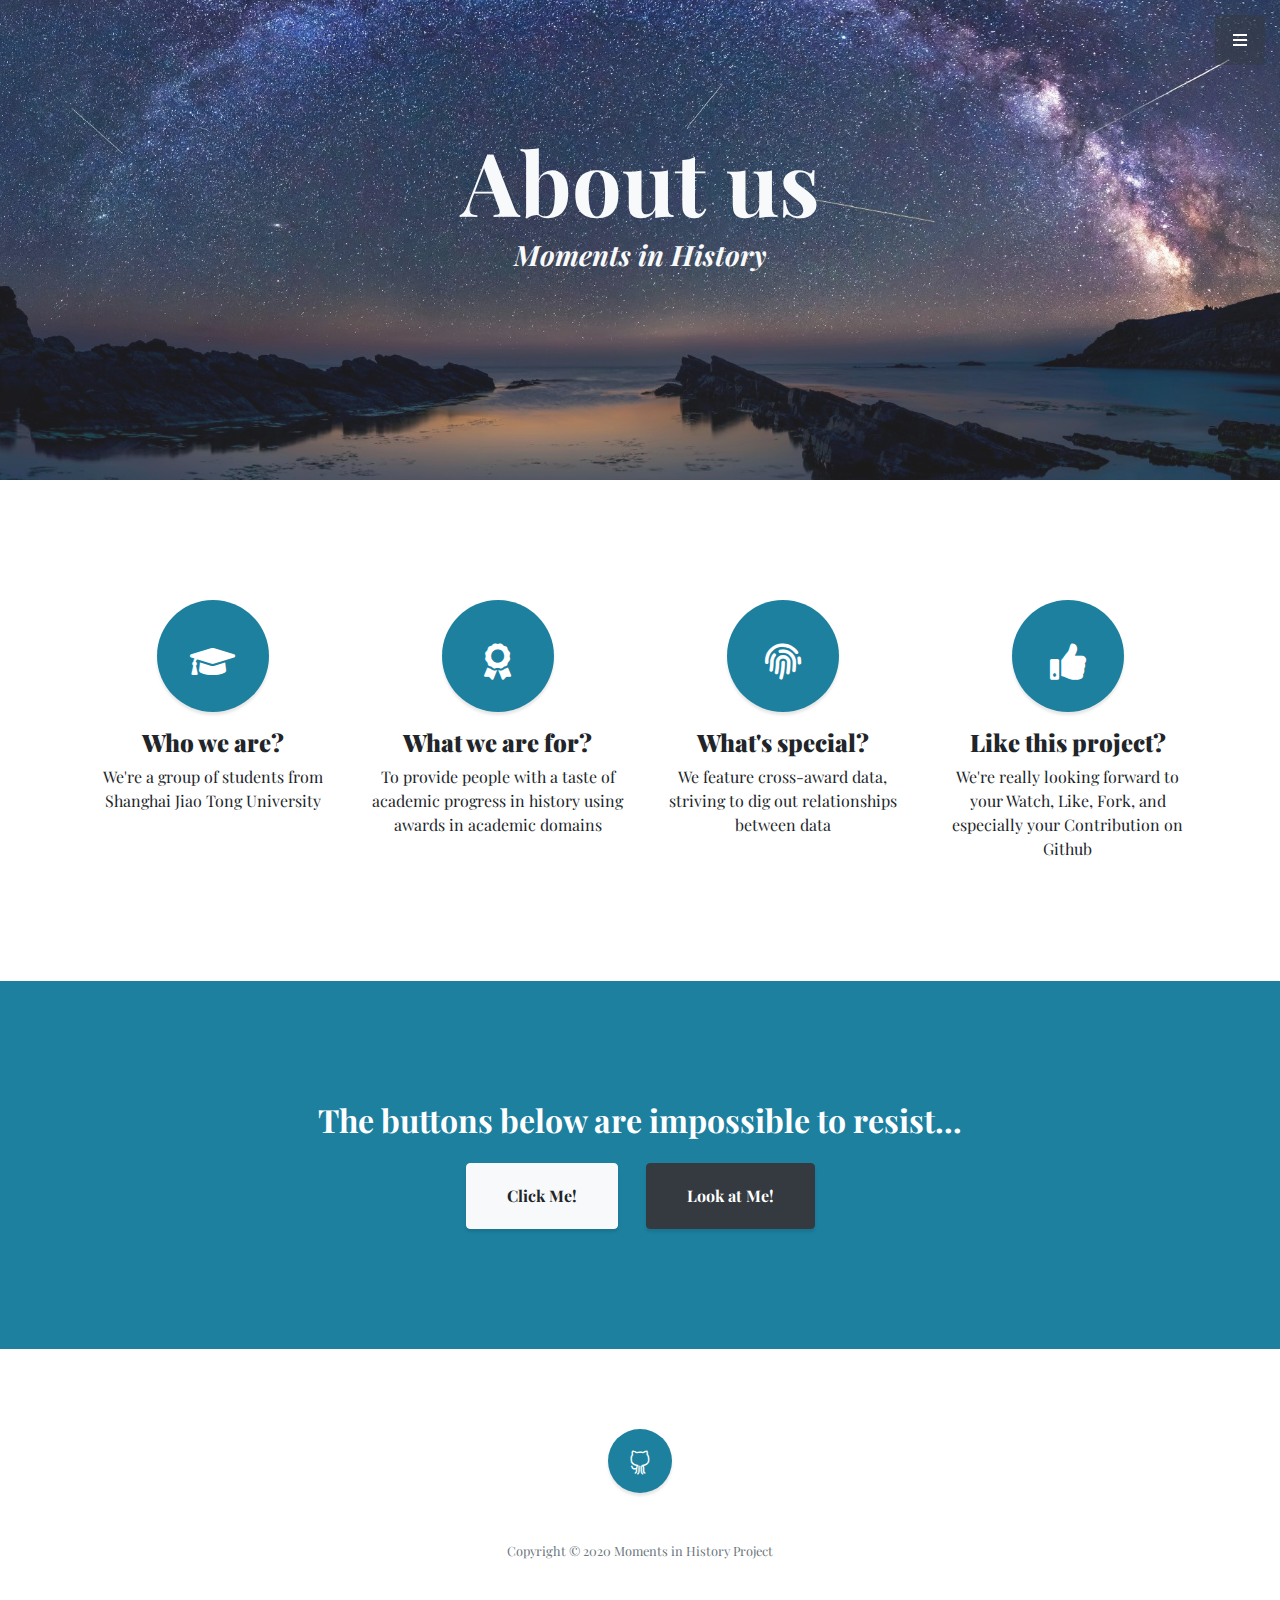
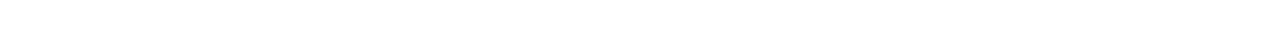
<file: about.html>
<!DOCTYPE html>
<html lang="en">

<head>

  <meta charset="utf-8">
  <meta name="viewport" content="width=device-width, initial-scale=1, shrink-to-fit=no">
  <meta name="description" content="">
  <meta name="author" content="">

  <title>About - Moments in History Project</title>

  <!-- Bootstrap Core CSS -->
  <link href="vendor/bootstrap/css/bootstrap.min.css" rel="stylesheet">

  <!-- Custom Fonts -->
  <link href="vendor/fontawesome-free/css/all.min.css" rel="stylesheet" type="text/css">
  <link
    href="https://fonts.googleapis.com/css2?family=Playfair+Display:ital,wght@0,400;0,500;0,700;1,400;1,500;1,700&display=swap"
    rel="stylesheet" type="text/css">
  <link href="vendor/simple-line-icons/css/simple-line-icons.css" rel="stylesheet">

  <!-- Custom CSS -->
  <link href="css/stylish-portfolio.css" rel="stylesheet">

</head>

<body id="page-top">

  <!-- Navigation -->
  <a class="menu-toggle rounded" href="#">
    <i class="fas fa-bars"></i>
  </a>
  <nav id="sidebar-wrapper">
    <ul class="sidebar-nav">
      <li class="sidebar-nav-item">
        <a class="js-scroll-trigger" href="index.html">Home</a>
      </li>
      <li class="sidebar-nav-item">
        <a class="js-scroll-trigger" href="#page-top">About</a>
      </li>
      <li class="sidebar-nav-item">
        <a class="js-scroll-trigger" href="explore.html">Explore</a>
      </li>
      <li class="sidebar-nav-item">
        <a class="js-scroll-trigger" href="search.html">Search</a>
      </li>
    </ul>
  </nav>

  <!-- Header -->
  <header class="masthead" style="height: 30%">
    <div class="container text-center my-auto">
      <h1 class="mb-1 text-light">About us</h1>
      <h3 class="mb-5 text-light">
        <em>Moments in History</em>
      </h3>
    </div>
    <div class="overlay"></div>
  </header>

  <!-- Main Section -->
  <section class="content-section text-center">
    <div class="container">
      <div class="row">
        <div class="col-lg-3 col-md-6 mb-5 mb-lg-0">
          <span class="service-icon bg-primary rounded-circle mx-auto mb-3">
            <i class="fas fa-graduation-cap text-white"></i>
          </span>
          <h4>
            <strong>Who we are?</strong>
          </h4>
          <p class="mb-0">We're a group of students from Shanghai Jiao Tong University</p>
        </div>
        <div class="col-lg-3 col-md-6 mb-5 mb-lg-0">
          <span class="service-icon bg-primary rounded-circle mx-auto mb-3">
            <i class="fas fa-award text-white"></i>
          </span>
          <h4>
            <strong>What we are for?</strong>
          </h4>
          <p class="mb-0">To provide people with a taste of academic progress in history using awards in academic domains</p>
        </div>
        <div class="col-lg-3 col-md-6 mb-5 mb-md-0">
          <span class="service-icon bg-primary rounded-circle mx-auto mb-3">
            <i class="fas fa-fingerprint text-white"></i>
          </span>
          <h4>
            <strong>What's special?</strong>
          </h4>
          <p class="mb-0">We feature cross-award data, striving to dig out relationships between data</p>
        </div>
        <div class="col-lg-3 col-md-6">
          <span class="service-icon bg-primary rounded-circle mx-auto mb-3">
            <i class="fas fa-thumbs-up text-white"></i>
          </span>
          <h4>
            <strong>Like this project?</strong>
          </h4>
          <p class="mb-0">We're really looking forward to your Watch, Like, Fork, and especially your Contribution on Github</p>
        </div>
      </div>
    </div>
  </section>

  <!-- Call to Action -->
  <section class="content-section bg-primary text-white">
    <div class="container text-center">
      <h2 class="mb-4">The buttons below are impossible to resist...</h2>
      <a href="https://github.com/junqi-xie/Moments-in-History" class="btn btn-xl btn-light mr-4">Click Me!</a>
      <a href="https://junqi-xie.github.io" class="btn btn-xl btn-dark">Look at Me!</a>
    </div>
  </section>

  <!-- Footer -->
  <footer class="footer text-center">
    <div class="container">
      <ul class="list-inline mb-5">
        <li class="list-inline-item">
          <a class="social-link rounded-circle text-white" href="https://github.com/junqi-xie/Moments-in-History">
            <i class="icon-social-github"></i>
          </a>
        </li>
      </ul>
      <p class="text-muted small mb-0">Copyright &copy; 2020 Moments in History Project</p>
    </div>
  </footer>

  <!-- Scroll to Top Button-->
  <a class="scroll-to-top rounded js-scroll-trigger" href="#page-top">
    <i class="fas fa-angle-up"></i>
  </a>

  <!-- Bootstrap core JavaScript -->
  <script src="vendor/jquery/jquery.min.js"></script>
  <script src="vendor/bootstrap/js/bootstrap.bundle.min.js"></script>

  <!-- Plugin JavaScript -->
  <script src="vendor/jquery-easing/jquery.easing.min.js"></script>

  <!-- Custom scripts for this template -->
  <script src="js/stylish-portfolio.js"></script>

</body>

</html>
</file>
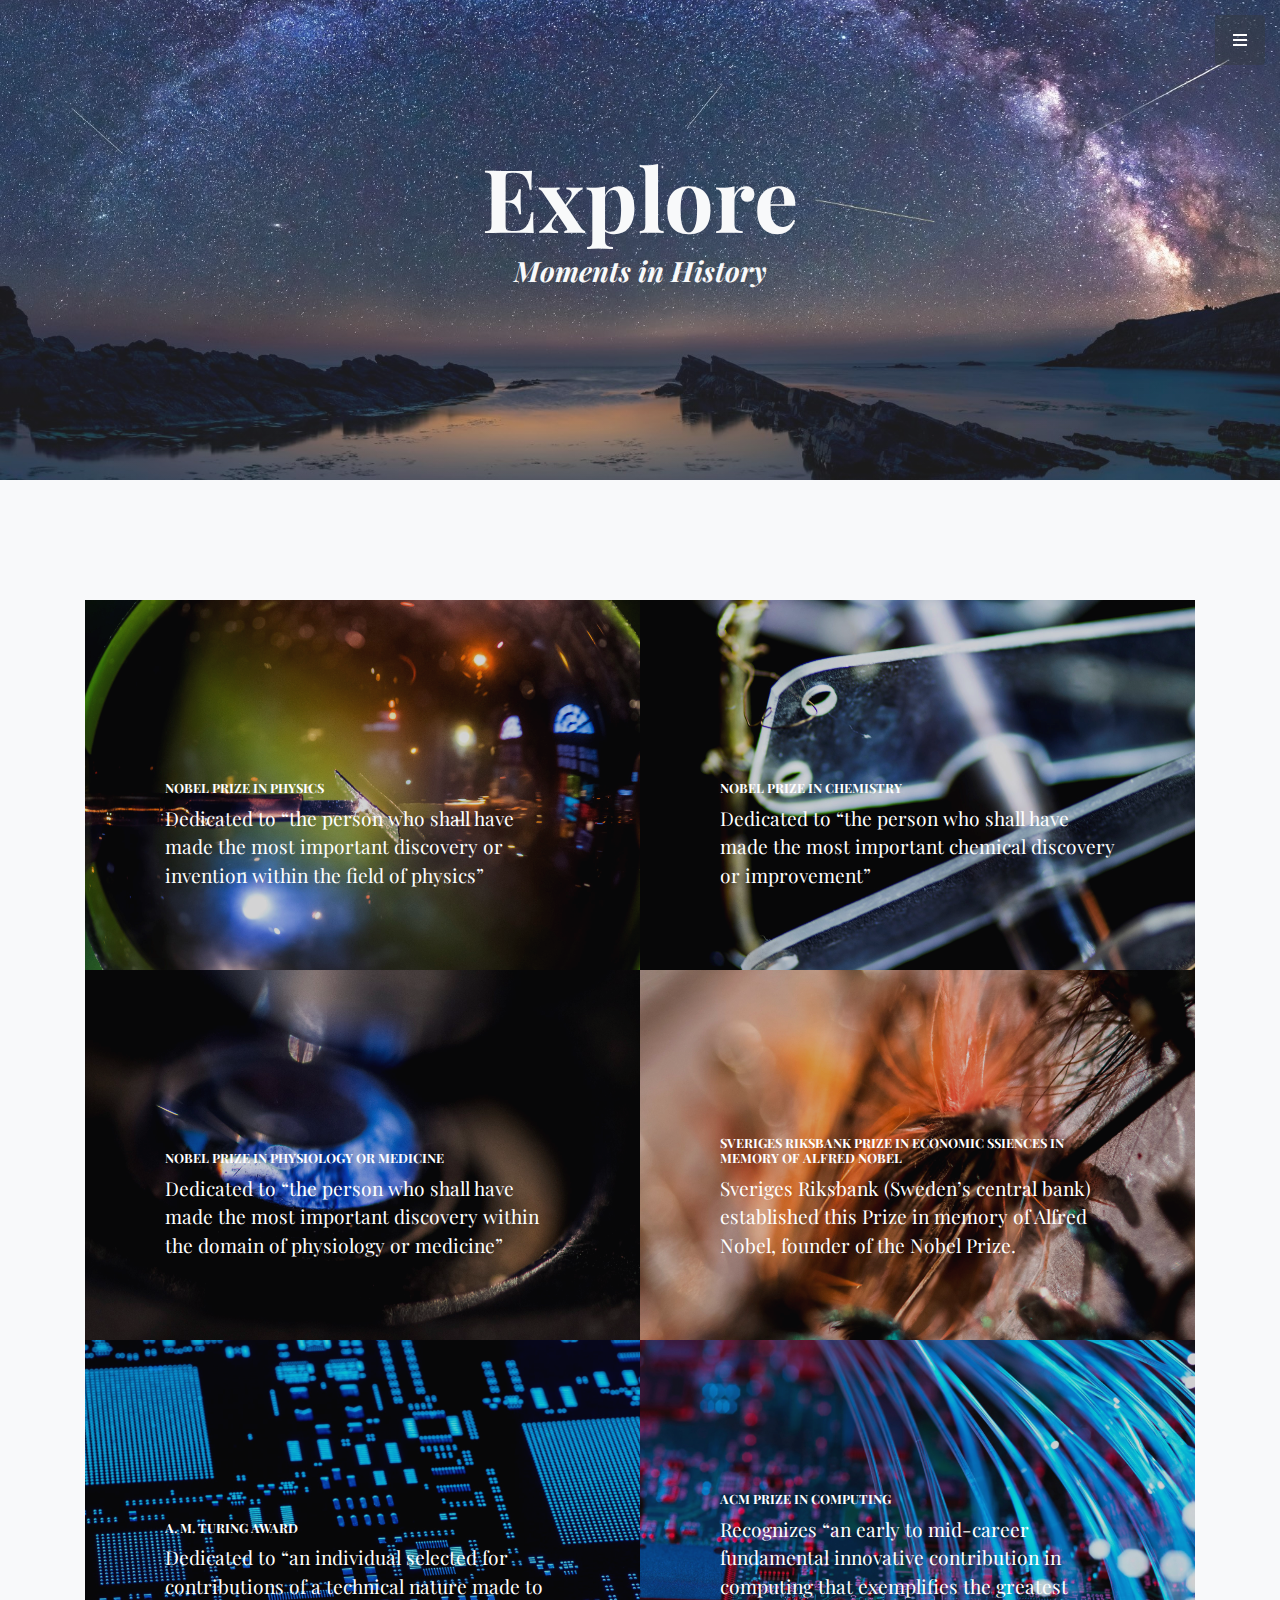
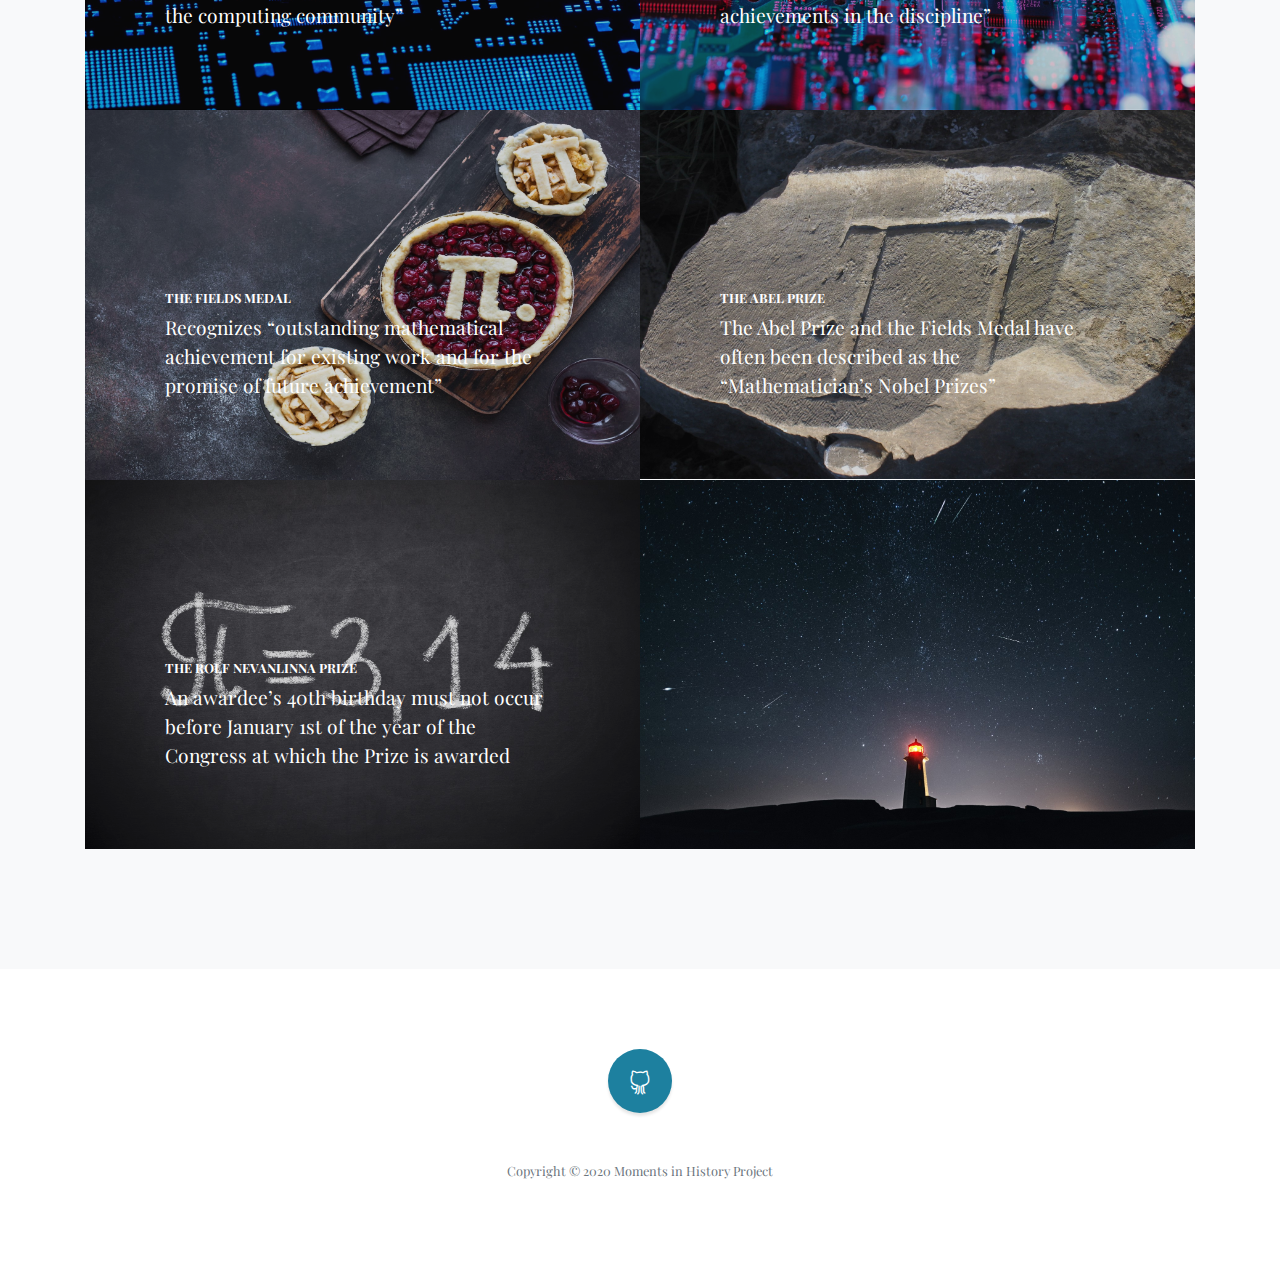
<file: explore.html>
<!DOCTYPE html>
<html lang="en">

<head>

  <meta charset="utf-8">
  <meta name="viewport" content="width=device-width, initial-scale=1, shrink-to-fit=no">
  <meta name="description" content="">
  <meta name="author" content="">

  <title>Explore - Moments in History Project</title>

  <!-- Bootstrap Core CSS -->
  <link href="vendor/bootstrap/css/bootstrap.min.css" rel="stylesheet">

  <!-- Custom Fonts -->
  <link href="vendor/fontawesome-free/css/all.min.css" rel="stylesheet" type="text/css">
  <link
    href="https://fonts.googleapis.com/css2?family=Playfair+Display:ital,wght@0,400;0,500;0,700;1,400;1,500;1,700&display=swap"
    rel="stylesheet" type="text/css">
  <link href="vendor/simple-line-icons/css/simple-line-icons.css" rel="stylesheet">

  <!-- Custom CSS -->
  <link href="css/stylish-portfolio.css" rel="stylesheet">

</head>

<body id="page-top">

  <!-- Navigation -->
  <a class="menu-toggle rounded" href="#">
    <i class="fas fa-bars"></i>
  </a>
  <nav id="sidebar-wrapper">
    <ul class="sidebar-nav">
      <li class="sidebar-nav-item">
        <a class="js-scroll-trigger" href="index.html">Home</a>
      </li>
      <li class="sidebar-nav-item">
        <a class="js-scroll-trigger" href="about.html">About</a>
      </li>
      <li class="sidebar-nav-item">
        <a class="js-scroll-trigger" href="#page-top">Explore</a>
      </li>
      <li class="sidebar-nav-item">
        <a class="js-scroll-trigger" href="search.html">Search</a>
      </li>
    </ul>
  </nav>

  <!-- Header -->
  <header class="masthead d-flex" style="height: 30%">
    <div class="container text-center my-auto">
      <h1 class="mb-1 text-light">Explore</h1>
      <h3 class="mb-5 text-light">
        <em>Moments in History</em>
      </h3>
    </div>
    <div class="overlay"></div>
  </header>

  <!-- Main Section -->
  <section class="content-section bg-light">
    <div class="container">
      <div class="row no-gutters">
        <div class="col-lg-6">
          <a class="portfolio-item" href="explore.php/physics">
            <span class="caption">
              <span class="caption-content">
                <h2>Nobel Prize in Physics</h2>
                <p class="mb-0">Dedicated to “the person who shall have made the most important discovery or invention
                  within the field of physics”</p>
              </span>
            </span>
            <img class="img-fluid" src="img/physics.jpg" alt="">
          </a>
        </div>
        <div class="col-lg-6">
          <a class="portfolio-item" href="explore.php/chemistry">
            <span class="caption">
              <span class="caption-content">
                <h2>Nobel Prize in Chemistry</h2>
                <p class="mb-0">Dedicated to “the person who shall have made the most important chemical discovery or
                  improvement”</p>
              </span>
            </span>
            <img class="img-fluid" src="img/chemistry.jpg" alt="">
          </a>
        </div>
        <div class="col-lg-6">
          <a class="portfolio-item" href="explore.php/medicine">
            <span class="caption">
              <span class="caption-content">
                <h2>Nobel Prize in Physiology or Medicine</h2>
                <p class="mb-0">Dedicated to “the person who shall have made the most important discovery
                   within the domain of physiology or medicine”</p>
              </span>
            </span>
            <img class="img-fluid" src="img/medicine.jpg" alt="">
          </a>
        </div>
        <div class="col-lg-6">
          <a class="portfolio-item" href="explore.php/economic_sciences">
            <span class="caption">
              <span class="caption-content">
                <h2>Sveriges Riksbank Prize in Economic Ssiences in Memory of Alfred Nobel</h2>
                <p class="mb-0">Sveriges Riksbank (Sweden’s central bank) established this Prize in memory of
                   Alfred Nobel, founder of the Nobel Prize.</p>
              </span>
            </span>
            <img class="img-fluid" src="img/economic_sciences.jpg" alt="">
          </a>
        </div>
        <div class="col-lg-6">
          <a class="portfolio-item" href="explore.php/computer_science_turing">
            <span class="caption">
              <span class="caption-content">
                <h2>A. M. Turing Award</h2>
                <p class="mb-0">Dedicated to “an individual selected for contributions of a technical nature
                  made to the computing community”</p>
              </span>
            </span>
            <img class="img-fluid" src="img/computer_science_turing.jpg" alt="">
          </a>
        </div>
        <div class="col-lg-6">
          <a class="portfolio-item" href="explore.php/computer_science_acm">
            <span class="caption">
              <span class="caption-content">
                <h2>ACM Prize in Computing</h2>
                <p class="mb-0">Recognizes “an early to mid-career fundamental innovative contribution in computing
                  that exemplifies the greatest achievements in the discipline”</p>
              </span>
            </span>
            <img class="img-fluid" src="img/computer_science_acm.jpg" alt="">
          </a>
        </div>
        <div class="col-lg-6">
          <a class="portfolio-item" href="explore.php/mathematics_fields">
            <span class="caption">
              <span class="caption-content">
                <h2>The Fields Medal</h2>
                <p class="mb-0">Recognizes “outstanding mathematical achievement for existing work and for
                  the promise of future achievement”</p>
              </span>
            </span>
            <img class="img-fluid" src="img/mathematics_fields.jpg" alt="">
          </a>
        </div>
        <div class="col-lg-6">
          <a class="portfolio-item" href="explore.php/mathematics_abel">
            <span class="caption">
              <span class="caption-content">
                <h2>The Abel Prize</h2>
                <p class="mb-0">The Abel Prize and the Fields Medal have often been described as the
                  “Mathematician’s Nobel Prizes”</p>
              </span>
            </span>
            <img class="img-fluid" src="img/mathematics_abel.jpg" alt="">
          </a>
        </div>
        <div class="col-lg-6">
          <a class="portfolio-item" href="explore.php/mathematics_nevanlinna">
            <span class="caption">
              <span class="caption-content">
                <h2>The Rolf Nevanlinna Prize</h2>
                <p class="mb-0">An awardee’s 40th birthday must not occur before January 1st of the year
                  of the Congress at which the Prize is awarded</p>
              </span>
            </span>
            <img class="img-fluid" src="img/mathematics_nevanlinna.jpg" alt="">
          </a>
        </div>
        <div class="col-lg-6">
          <a class="portfolio-item">
            <img class="img-fluid" src="img/portfolio-default.jpg" alt="">
          </a>
        </div>
      </div>
    </div>
  </section>

  <!-- Footer -->
  <footer class="footer text-center">
    <div class="container">
      <ul class="list-inline mb-5">
        <li class="list-inline-item">
          <a class="social-link rounded-circle text-white" href="https://github.com/junqi-xie/Moments-in-History">
            <i class="icon-social-github"></i>
          </a>
        </li>
      </ul>
      <p class="text-muted small mb-0">Copyright &copy; 2020 Moments in History Project</p>
    </div>
  </footer>

  <!-- Scroll to Top Button-->
  <a class="scroll-to-top rounded js-scroll-trigger" href="#page-top">
    <i class="fas fa-angle-up"></i>
  </a>

  <!-- Bootstrap core JavaScript -->
  <script src="vendor/jquery/jquery.min.js"></script>
  <script src="vendor/bootstrap/js/bootstrap.bundle.min.js"></script>

  <!-- Plugin JavaScript -->
  <script src="vendor/jquery-easing/jquery.easing.min.js"></script>

  <!-- Custom scripts for this template -->
  <script src="js/stylish-portfolio.js"></script>

</body>

</html>
</file>
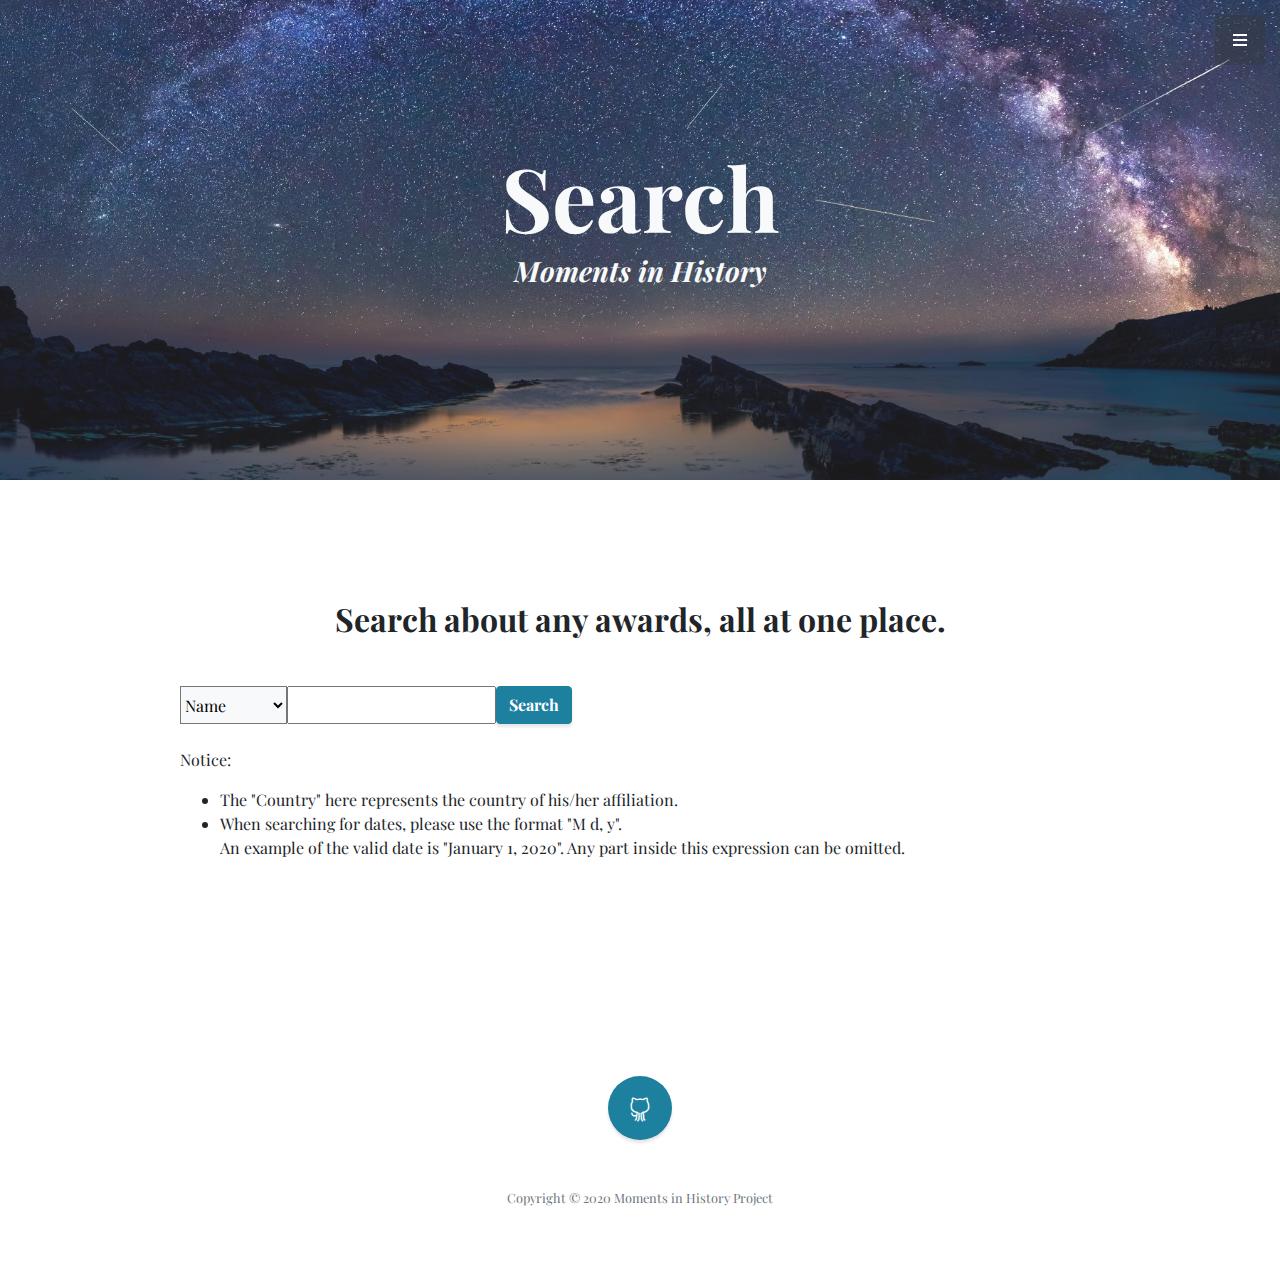
<file: search.html>
<!DOCTYPE html>
<html lang="en">

<head>

  <meta charset="utf-8">
  <meta name="viewport" content="width=device-width, initial-scale=1, shrink-to-fit=no">
  <meta name="description" content="">
  <meta name="author" content="">

  <title>Search - Moments in History Project</title>

  <!-- Bootstrap Core CSS -->
  <link href="vendor/bootstrap/css/bootstrap.min.css" rel="stylesheet">

  <!-- Custom Fonts -->
  <link href="vendor/fontawesome-free/css/all.min.css" rel="stylesheet" type="text/css">
  <link
    href="https://fonts.googleapis.com/css2?family=Playfair+Display:ital,wght@0,400;0,500;0,700;1,400;1,500;1,700&display=swap"
    rel="stylesheet" type="text/css">
  <link href="vendor/simple-line-icons/css/simple-line-icons.css" rel="stylesheet">

  <!-- Custom CSS -->
  <link href="css/stylish-portfolio.css" rel="stylesheet">

</head>

<body id="page-top">

  <!-- Navigation -->
  <a class="menu-toggle rounded" href="#">
    <i class="fas fa-bars"></i>
  </a>
  <nav id="sidebar-wrapper">
    <ul class="sidebar-nav">
      <li class="sidebar-nav-item">
        <a class="js-scroll-trigger" href="index.html">Home</a>
      </li>
      <li class="sidebar-nav-item">
        <a class="js-scroll-trigger" href="about.html">About</a>
      </li>
      <li class="sidebar-nav-item">
        <a class="js-scroll-trigger" href="explore.html">Explore</a>
      </li>
      <li class="sidebar-nav-item">
        <a class="js-scroll-trigger" href="#page-top">Search</a>
      </li>
    </ul>
  </nav>

  <!-- Header -->
  <header class="masthead d-flex" style="height: 30%">
    <div class="container text-center my-auto">
      <h1 class="mb-1 text-light">Search</h1>
      <h3 class="mb-5 text-light">
        <em>Moments in History</em>
      </h3>
    </div>
    <div class="overlay"></div>
  </header>

  <!-- Main Section -->
  <section class="content-section bg-white">
    <div class="container">
      <div class="row">
        <div class="col-lg-10 mx-auto text-center">
          <h2 class="mb-5">Search about any awards, all at one place.</h2>
        </div>
        <span class="col-lg-10 mx-auto input-group mb-4">
          <select class="selectpicker bg-light">
            <option value="name">Name</option>
            <option value="year">Year</option>
            <option value="country">Country</option>
            <option value="birth_date">Birth Date</option>
            <option value="birth_place">Birth Place</option>
            <option value="death_date">Death Date</option>
            <option value="death_place">Death Place</option>
            <option value="affiliation">Affiliation</option>
            <option value="motivation">Motivation</option>
          </select>
          <input type="text">
          <button class="btn btn-primary" type="button">Search</button>
        </span>
        <div class="col-lg-10 mx-auto">
          <p>Notice: </p>
          <ul>
            <li>The "Country" here represents the country of his/her affiliation.</li>
            <li>
              When searching for dates, please use the format "M d, y".
              <br>An example of the valid date is "January 1, 2020". Any part inside this expression can be omitted.
            </li>
          </ul>
        </div>
      </div>
    </div>
  </section>

  <!-- Result Display -->
  <section class="content-section bg-light" id="result_display">
    <div class="container">
      <div class="col-lg-10 mx-auto" id="result"></div>
    </div>
  </section>

  <!-- Footer -->
  <footer class="footer text-center">
    <div class="container">
      <ul class="list-inline mb-5">
        <li class="list-inline-item">
          <a class="social-link rounded-circle text-white" href="https://github.com/junqi-xie/Moments-in-History">
            <i class="icon-social-github"></i>
          </a>
        </li>
      </ul>
      <p class="text-muted small mb-0">Copyright &copy; 2020 Moments in History Project</p>
    </div>
  </footer>

  <!-- Scroll to Top Button-->
  <a class="scroll-to-top rounded js-scroll-trigger" href="#page-top">
    <i class="fas fa-angle-up"></i>
  </a>

  <!-- Bootstrap core JavaScript -->
  <script src="vendor/jquery/jquery.min.js"></script>
  <script src="vendor/bootstrap/js/bootstrap.bundle.min.js"></script>

  <!-- Plugin JavaScript -->
  <script src="vendor/jquery-easing/jquery.easing.min.js"></script>

  <!-- Custom scripts for this template -->
  <script src="js/stylish-portfolio.js"></script>

  <!-- Search Script -->
  <script>
    function get_subject(award) {
      subjects = {
        'The Nobel Prize in Physics': 'physics',
        'The Nobel Prize in Chemistry': 'chemistry',
        'The Nobel Prize in Physiology or Medicine': 'medicine',
        'The Sveriges Riksbank Prize in Economic Sciences in Memory of Alfred Nobel': 'economic_sciences',
        'The ACM A.M. Turing Award': 'computer_science_turing',
        'The ACM Prize in Computing': 'computer_science_acm',
        'The Fields Medal': 'mathematics_fields',
        'The Abel Prize': 'mathematics_abel',
        'The Rolf Nevanlinna Prize': 'mathematics_nevanlinna'
      }
      return subjects[award]
    }
    function get_label(domain) {
      label = {
        "country": "Country: ",
        "birth_date": "Birth Date: ",
        "birth_place": "Birth Place: ",
        "death_date": "Death Date: ",
        "death_place": "Death Place: ",
        "affiliation": "Affiliation: ",
        "motivation": "Motivation: "
      }
      return label[domain]
    }
    $(document).ready(function() {
      $("#result_display").hide()
      $("button").click(function () {
        $.post("search.php", {
          domain: $("select").val(),
          keywords: $("input").val()
        },
        function (data) {
          domain = $("select").val()
          $("#result_display").show()
          $("#result").html('')
          data = data.hits
          if (data.total.value == 0)
            $("#result").append('<h5>Sorry, we can\'t find any results related with ' + $("input").val() + ' in this domain.</h5>')
          else {
            data = data.hits
            for (entry of data) {
              elem = entry._source
              if (domain == "year")
                elem.year = '<em>' + elem.year + '</em>'
              $("#result").append('<h5><a href="facts.php/' + get_subject(elem.award) + '/' + elem.name
                + '">' + elem.name + '</a></h5>')
              $("#result").append('<p>Winner of ' + elem.award + ' ' + elem.year + '.</p>')
              if (domain != "name" && domain != "year")
                $("#result").append('<p>' + get_label(domain) + eval("entry.highlight." + domain + '[0]') + '</p>')
            }
          }
        }, "json")
      })
    })
  </script>

</body>

</html>
</file>
<file: vendor/simple-line-icons/css/simple-line-icons.css>
@font-face {
  font-family: 'simple-line-icons';
  src: url('../fonts/Simple-Line-Icons.eot?v=2.4.0');
  src: url('../fonts/Simple-Line-Icons.eot?v=2.4.0#iefix') format('embedded-opentype'), url('../fonts/Simple-Line-Icons.woff2?v=2.4.0') format('woff2'), url('../fonts/Simple-Line-Icons.ttf?v=2.4.0') format('truetype'), url('../fonts/Simple-Line-Icons.woff?v=2.4.0') format('woff'), url('../fonts/Simple-Line-Icons.svg?v=2.4.0#simple-line-icons') format('svg');
  font-weight: normal;
  font-style: normal;
}
/*
 Use the following CSS code if you want to have a class per icon.
 Instead of a list of all class selectors, you can use the generic [class*="icon-"] selector, but it's slower:
*/
.icon-user,
.icon-people,
.icon-user-female,
.icon-user-follow,
.icon-user-following,
.icon-user-unfollow,
.icon-login,
.icon-logout,
.icon-emotsmile,
.icon-phone,
.icon-call-end,
.icon-call-in,
.icon-call-out,
.icon-map,
.icon-location-pin,
.icon-direction,
.icon-directions,
.icon-compass,
.icon-layers,
.icon-menu,
.icon-list,
.icon-options-vertical,
.icon-options,
.icon-arrow-down,
.icon-arrow-left,
.icon-arrow-right,
.icon-arrow-up,
.icon-arrow-up-circle,
.icon-arrow-left-circle,
.icon-arrow-right-circle,
.icon-arrow-down-circle,
.icon-check,
.icon-clock,
.icon-plus,
.icon-minus,
.icon-close,
.icon-event,
.icon-exclamation,
.icon-organization,
.icon-trophy,
.icon-screen-smartphone,
.icon-screen-desktop,
.icon-plane,
.icon-notebook,
.icon-mustache,
.icon-mouse,
.icon-magnet,
.icon-energy,
.icon-disc,
.icon-cursor,
.icon-cursor-move,
.icon-crop,
.icon-chemistry,
.icon-speedometer,
.icon-shield,
.icon-screen-tablet,
.icon-magic-wand,
.icon-hourglass,
.icon-graduation,
.icon-ghost,
.icon-game-controller,
.icon-fire,
.icon-eyeglass,
.icon-envelope-open,
.icon-envelope-letter,
.icon-bell,
.icon-badge,
.icon-anchor,
.icon-wallet,
.icon-vector,
.icon-speech,
.icon-puzzle,
.icon-printer,
.icon-present,
.icon-playlist,
.icon-pin,
.icon-picture,
.icon-handbag,
.icon-globe-alt,
.icon-globe,
.icon-folder-alt,
.icon-folder,
.icon-film,
.icon-feed,
.icon-drop,
.icon-drawer,
.icon-docs,
.icon-doc,
.icon-diamond,
.icon-cup,
.icon-calculator,
.icon-bubbles,
.icon-briefcase,
.icon-book-open,
.icon-basket-loaded,
.icon-basket,
.icon-bag,
.icon-action-undo,
.icon-action-redo,
.icon-wrench,
.icon-umbrella,
.icon-trash,
.icon-tag,
.icon-support,
.icon-frame,
.icon-size-fullscreen,
.icon-size-actual,
.icon-shuffle,
.icon-share-alt,
.icon-share,
.icon-rocket,
.icon-question,
.icon-pie-chart,
.icon-pencil,
.icon-note,
.icon-loop,
.icon-home,
.icon-grid,
.icon-graph,
.icon-microphone,
.icon-music-tone-alt,
.icon-music-tone,
.icon-earphones-alt,
.icon-earphones,
.icon-equalizer,
.icon-like,
.icon-dislike,
.icon-control-start,
.icon-control-rewind,
.icon-control-play,
.icon-control-pause,
.icon-control-forward,
.icon-control-end,
.icon-volume-1,
.icon-volume-2,
.icon-volume-off,
.icon-calendar,
.icon-bulb,
.icon-chart,
.icon-ban,
.icon-bubble,
.icon-camrecorder,
.icon-camera,
.icon-cloud-download,
.icon-cloud-upload,
.icon-envelope,
.icon-eye,
.icon-flag,
.icon-heart,
.icon-info,
.icon-key,
.icon-link,
.icon-lock,
.icon-lock-open,
.icon-magnifier,
.icon-magnifier-add,
.icon-magnifier-remove,
.icon-paper-clip,
.icon-paper-plane,
.icon-power,
.icon-refresh,
.icon-reload,
.icon-settings,
.icon-star,
.icon-symbol-female,
.icon-symbol-male,
.icon-target,
.icon-credit-card,
.icon-paypal,
.icon-social-tumblr,
.icon-social-twitter,
.icon-social-facebook,
.icon-social-instagram,
.icon-social-linkedin,
.icon-social-pinterest,
.icon-social-github,
.icon-social-google,
.icon-social-reddit,
.icon-social-skype,
.icon-social-dribbble,
.icon-social-behance,
.icon-social-foursqare,
.icon-social-soundcloud,
.icon-social-spotify,
.icon-social-stumbleupon,
.icon-social-youtube,
.icon-social-dropbox,
.icon-social-vkontakte,
.icon-social-steam {
  font-family: 'simple-line-icons';
  speak: none;
  font-style: normal;
  font-weight: normal;
  font-variant: normal;
  text-transform: none;
  line-height: 1;
  /* Better Font Rendering =========== */
  -webkit-font-smoothing: antialiased;
  -moz-osx-font-smoothing: grayscale;
}
.icon-user:before {
  content: "\e005";
}
.icon-people:before {
  content: "\e001";
}
.icon-user-female:before {
  content: "\e000";
}
.icon-user-follow:before {
  content: "\e002";
}
.icon-user-following:before {
  content: "\e003";
}
.icon-user-unfollow:before {
  content: "\e004";
}
.icon-login:before {
  content: "\e066";
}
.icon-logout:before {
  content: "\e065";
}
.icon-emotsmile:before {
  content: "\e021";
}
.icon-phone:before {
  content: "\e600";
}
.icon-call-end:before {
  content: "\e048";
}
.icon-call-in:before {
  content: "\e047";
}
.icon-call-out:before {
  content: "\e046";
}
.icon-map:before {
  content: "\e033";
}
.icon-location-pin:before {
  content: "\e096";
}
.icon-direction:before {
  content: "\e042";
}
.icon-directions:before {
  content: "\e041";
}
.icon-compass:before {
  content: "\e045";
}
.icon-layers:before {
  content: "\e034";
}
.icon-menu:before {
  content: "\e601";
}
.icon-list:before {
  content: "\e067";
}
.icon-options-vertical:before {
  content: "\e602";
}
.icon-options:before {
  content: "\e603";
}
.icon-arrow-down:before {
  content: "\e604";
}
.icon-arrow-left:before {
  content: "\e605";
}
.icon-arrow-right:before {
  content: "\e606";
}
.icon-arrow-up:before {
  content: "\e607";
}
.icon-arrow-up-circle:before {
  content: "\e078";
}
.icon-arrow-left-circle:before {
  content: "\e07a";
}
.icon-arrow-right-circle:before {
  content: "\e079";
}
.icon-arrow-down-circle:before {
  content: "\e07b";
}
.icon-check:before {
  content: "\e080";
}
.icon-clock:before {
  content: "\e081";
}
.icon-plus:before {
  content: "\e095";
}
.icon-minus:before {
  content: "\e615";
}
.icon-close:before {
  content: "\e082";
}
.icon-event:before {
  content: "\e619";
}
.icon-exclamation:before {
  content: "\e617";
}
.icon-organization:before {
  content: "\e616";
}
.icon-trophy:before {
  content: "\e006";
}
.icon-screen-smartphone:before {
  content: "\e010";
}
.icon-screen-desktop:before {
  content: "\e011";
}
.icon-plane:before {
  content: "\e012";
}
.icon-notebook:before {
  content: "\e013";
}
.icon-mustache:before {
  content: "\e014";
}
.icon-mouse:before {
  content: "\e015";
}
.icon-magnet:before {
  content: "\e016";
}
.icon-energy:before {
  content: "\e020";
}
.icon-disc:before {
  content: "\e022";
}
.icon-cursor:before {
  content: "\e06e";
}
.icon-cursor-move:before {
  content: "\e023";
}
.icon-crop:before {
  content: "\e024";
}
.icon-chemistry:before {
  content: "\e026";
}
.icon-speedometer:before {
  content: "\e007";
}
.icon-shield:before {
  content: "\e00e";
}
.icon-screen-tablet:before {
  content: "\e00f";
}
.icon-magic-wand:before {
  content: "\e017";
}
.icon-hourglass:before {
  content: "\e018";
}
.icon-graduation:before {
  content: "\e019";
}
.icon-ghost:before {
  content: "\e01a";
}
.icon-game-controller:before {
  content: "\e01b";
}
.icon-fire:before {
  content: "\e01c";
}
.icon-eyeglass:before {
  content: "\e01d";
}
.icon-envelope-open:before {
  content: "\e01e";
}
.icon-envelope-letter:before {
  content: "\e01f";
}
.icon-bell:before {
  content: "\e027";
}
.icon-badge:before {
  content: "\e028";
}
.icon-anchor:before {
  content: "\e029";
}
.icon-wallet:before {
  content: "\e02a";
}
.icon-vector:before {
  content: "\e02b";
}
.icon-speech:before {
  content: "\e02c";
}
.icon-puzzle:before {
  content: "\e02d";
}
.icon-printer:before {
  content: "\e02e";
}
.icon-present:before {
  content: "\e02f";
}
.icon-playlist:before {
  content: "\e030";
}
.icon-pin:before {
  content: "\e031";
}
.icon-picture:before {
  content: "\e032";
}
.icon-handbag:before {
  content: "\e035";
}
.icon-globe-alt:before {
  content: "\e036";
}
.icon-globe:before {
  content: "\e037";
}
.icon-folder-alt:before {
  content: "\e039";
}
.icon-folder:before {
  content: "\e089";
}
.icon-film:before {
  content: "\e03a";
}
.icon-feed:before {
  content: "\e03b";
}
.icon-drop:before {
  content: "\e03e";
}
.icon-drawer:before {
  content: "\e03f";
}
.icon-docs:before {
  content: "\e040";
}
.icon-doc:before {
  content: "\e085";
}
.icon-diamond:before {
  content: "\e043";
}
.icon-cup:before {
  content: "\e044";
}
.icon-calculator:before {
  content: "\e049";
}
.icon-bubbles:before {
  content: "\e04a";
}
.icon-briefcase:before {
  content: "\e04b";
}
.icon-book-open:before {
  content: "\e04c";
}
.icon-basket-loaded:before {
  content: "\e04d";
}
.icon-basket:before {
  content: "\e04e";
}
.icon-bag:before {
  content: "\e04f";
}
.icon-action-undo:before {
  content: "\e050";
}
.icon-action-redo:before {
  content: "\e051";
}
.icon-wrench:before {
  content: "\e052";
}
.icon-umbrella:before {
  content: "\e053";
}
.icon-trash:before {
  content: "\e054";
}
.icon-tag:before {
  content: "\e055";
}
.icon-support:before {
  content: "\e056";
}
.icon-frame:before {
  content: "\e038";
}
.icon-size-fullscreen:before {
  content: "\e057";
}
.icon-size-actual:before {
  content: "\e058";
}
.icon-shuffle:before {
  content: "\e059";
}
.icon-share-alt:before {
  content: "\e05a";
}
.icon-share:before {
  content: "\e05b";
}
.icon-rocket:before {
  content: "\e05c";
}
.icon-question:before {
  content: "\e05d";
}
.icon-pie-chart:before {
  content: "\e05e";
}
.icon-pencil:before {
  content: "\e05f";
}
.icon-note:before {
  content: "\e060";
}
.icon-loop:before {
  content: "\e064";
}
.icon-home:before {
  content: "\e069";
}
.icon-grid:before {
  content: "\e06a";
}
.icon-graph:before {
  content: "\e06b";
}
.icon-microphone:before {
  content: "\e063";
}
.icon-music-tone-alt:before {
  content: "\e061";
}
.icon-music-tone:before {
  content: "\e062";
}
.icon-earphones-alt:before {
  content: "\e03c";
}
.icon-earphones:before {
  content: "\e03d";
}
.icon-equalizer:before {
  content: "\e06c";
}
.icon-like:before {
  content: "\e068";
}
.icon-dislike:before {
  content: "\e06d";
}
.icon-control-start:before {
  content: "\e06f";
}
.icon-control-rewind:before {
  content: "\e070";
}
.icon-control-play:before {
  content: "\e071";
}
.icon-control-pause:before {
  content: "\e072";
}
.icon-control-forward:before {
  content: "\e073";
}
.icon-control-end:before {
  content: "\e074";
}
.icon-volume-1:before {
  content: "\e09f";
}
.icon-volume-2:before {
  content: "\e0a0";
}
.icon-volume-off:before {
  content: "\e0a1";
}
.icon-calendar:before {
  content: "\e075";
}
.icon-bulb:before {
  content: "\e076";
}
.icon-chart:before {
  content: "\e077";
}
.icon-ban:before {
  content: "\e07c";
}
.icon-bubble:before {
  content: "\e07d";
}
.icon-camrecorder:before {
  content: "\e07e";
}
.icon-camera:before {
  content: "\e07f";
}
.icon-cloud-download:before {
  content: "\e083";
}
.icon-cloud-upload:before {
  content: "\e084";
}
.icon-envelope:before {
  content: "\e086";
}
.icon-eye:before {
  content: "\e087";
}
.icon-flag:before {
  content: "\e088";
}
.icon-heart:before {
  content: "\e08a";
}
.icon-info:before {
  content: "\e08b";
}
.icon-key:before {
  content: "\e08c";
}
.icon-link:before {
  content: "\e08d";
}
.icon-lock:before {
  content: "\e08e";
}
.icon-lock-open:before {
  content: "\e08f";
}
.icon-magnifier:before {
  content: "\e090";
}
.icon-magnifier-add:before {
  content: "\e091";
}
.icon-magnifier-remove:before {
  content: "\e092";
}
.icon-paper-clip:before {
  content: "\e093";
}
.icon-paper-plane:before {
  content: "\e094";
}
.icon-power:before {
  content: "\e097";
}
.icon-refresh:before {
  content: "\e098";
}
.icon-reload:before {
  content: "\e099";
}
.icon-settings:before {
  content: "\e09a";
}
.icon-star:before {
  content: "\e09b";
}
.icon-symbol-female:before {
  content: "\e09c";
}
.icon-symbol-male:before {
  content: "\e09d";
}
.icon-target:before {
  content: "\e09e";
}
.icon-credit-card:before {
  content: "\e025";
}
.icon-paypal:before {
  content: "\e608";
}
.icon-social-tumblr:before {
  content: "\e00a";
}
.icon-social-twitter:before {
  content: "\e009";
}
.icon-social-facebook:before {
  content: "\e00b";
}
.icon-social-instagram:before {
  content: "\e609";
}
.icon-social-linkedin:before {
  content: "\e60a";
}
.icon-social-pinterest:before {
  content: "\e60b";
}
.icon-social-github:before {
  content: "\e60c";
}
.icon-social-google:before {
  content: "\e60d";
}
.icon-social-reddit:before {
  content: "\e60e";
}
.icon-social-skype:before {
  content: "\e60f";
}
.icon-social-dribbble:before {
  content: "\e00d";
}
.icon-social-behance:before {
  content: "\e610";
}
.icon-social-foursqare:before {
  content: "\e611";
}
.icon-social-soundcloud:before {
  content: "\e612";
}
.icon-social-spotify:before {
  content: "\e613";
}
.icon-social-stumbleupon:before {
  content: "\e614";
}
.icon-social-youtube:before {
  content: "\e008";
}
.icon-social-dropbox:before {
  content: "\e00c";
}
.icon-social-vkontakte:before {
  content: "\e618";
}
.icon-social-steam:before {
  content: "\e620";
}
</file>
<file: css/stylish-portfolio.css>
/*!
 * Start Bootstrap - Stylish Portfolio v5.0.7 (https://startbootstrap.com/template-overviews/stylish-portfolio)
 * Copyright 2013-2019 Start Bootstrap
 * Licensed under MIT (https://github.com/BlackrockDigital/startbootstrap-stylish-portfolio/blob/master/LICENSE)
 */

body,
html {
  width: 100%;
  height: 100%;
}

body {
  font-family: 'Playfair Display', serif;
}

.btn-xl {
  padding: 1.25rem 2.5rem;
}

.content-section {
  padding-top: 7.5rem;
  padding-bottom: 7.5rem;
}

.content-section-heading h2 {
  font-size: 3rem;
}

.content-section-heading h3 {
  font-size: 1rem;
  text-transform: uppercase;
}

h1,
h2,
h3,
h4,
h5,
h6 {
  font-weight: 700;
}

.text-faded {
  color: rgba(255, 255, 255, 0.7);
}

/* Map */
.map {
  height: 30rem;
}

@media (max-width: 992px) {
  .map {
    height: 75%;
  }
}

.map iframe {
  pointer-events: none;
}

.scroll-to-top {
  position: fixed;
  right: 15px;
  bottom: 15px;
  display: none;
  width: 50px;
  height: 50px;
  text-align: center;
  color: white;
  background: rgba(52, 58, 64, 0.5);
  line-height: 45px;
}

.scroll-to-top:focus, .scroll-to-top:hover {
  color: white;
}

.scroll-to-top:hover {
  background: #343a40;
}

.scroll-to-top i {
  font-weight: 800;
}

.masthead {
  min-height: 30rem;
  position: relative;
  display: table;
  width: 100%;
  padding-top: 8rem;
  padding-bottom: 8rem;
  background: linear-gradient(90deg, rgba(255, 255, 255, 0.1) 0%, rgba(255, 255, 255, 0.1) 100%), url("../img/bg-masthead.jpg");
  background-position: center center;
  background-repeat: no-repeat;
  background-size: cover;
}

.masthead h1 {
  font-size: 4rem;
  margin: 0;
  padding: 0;
}

@media (min-width: 992px) {
  .masthead {
    height: 100vh;
  }
  .masthead h1 {
    font-size: 5.5rem;
  }
}

/* Side Menu */
#sidebar-wrapper {
  position: fixed;
  z-index: 2;
  right: 0;
  width: 250px;
  height: 100%;
  transition: all 0.4s ease 0s;
  transform: translateX(250px);
  background: #1D809F;
  border-left: 1px solid rgba(255, 255, 255, 0.1);
}

.sidebar-nav {
  position: absolute;
  top: 0;
  width: 250px;
  margin: 0;
  padding: 0;
  list-style: none;
}

.sidebar-nav li.sidebar-nav-item a {
  display: block;
  text-decoration: none;
  color: #fff;
  padding: 15px;
}

.sidebar-nav li a:hover {
  text-decoration: none;
  color: #fff;
  background: rgba(255, 255, 255, 0.2);
}

.sidebar-nav li a:active,
.sidebar-nav li a:focus {
  text-decoration: none;
}

.sidebar-nav > .sidebar-brand {
  font-size: 1.2rem;
  background: rgba(52, 58, 64, 0.1);
  height: 80px;
  line-height: 50px;
  padding-top: 15px;
  padding-bottom: 15px;
  padding-left: 15px;
}

.sidebar-nav > .sidebar-brand a {
  color: #fff;
}

.sidebar-nav > .sidebar-brand a:hover {
  color: #fff;
  background: none;
}

#sidebar-wrapper.active {
  right: 250px;
  width: 250px;
  transition: all 0.4s ease 0s;
}

.menu-toggle {
  position: fixed;
  right: 15px;
  top: 15px;
  width: 50px;
  height: 50px;
  text-align: center;
  color: #fff;
  background: rgba(52, 58, 64, 0.5);
  line-height: 50px;
  z-index: 999;
}

.menu-toggle:focus, .menu-toggle:hover {
  color: #fff;
}

.menu-toggle:hover {
  background: #343a40;
}

.service-icon {
  background-color: #fff;
  color: #1D809F;
  height: 7rem;
  width: 7rem;
  display: block;
  line-height: 7.5rem;
  font-size: 2.25rem;
  box-shadow: 0 3px 3px 0 rgba(0, 0, 0, 0.1);
}

.callout {
  padding: 15rem 0;
  background: linear-gradient(90deg, rgba(255, 255, 255, 0.1) 0%, rgba(255, 255, 255, 0.1) 100%), url("../img/bg-callout.jpg");
  background-position: center center;
  background-repeat: no-repeat;
  background-size: cover;
}

.callout h2 {
  font-size: 3.5rem;
  font-weight: 700;
  display: block;
  max-width: 30rem;
}

.portfolio-item {
  display: block;
  position: relative;
  overflow: hidden;
  max-width: 530px;
  margin: auto auto 1rem;
}

.portfolio-item .caption {
  display: flex;
  height: 100%;
  width: 100%;
  background-color: rgba(33, 37, 41, 0.2);
  position: absolute;
  top: 0;
  bottom: 0;
  z-index: 1;
}

.portfolio-item .caption .caption-content {
  color: #fff;
  margin: auto 2rem 2rem;
}

.portfolio-item .caption .caption-content h2 {
  font-size: 0.8rem;
  text-transform: uppercase;
}

.portfolio-item .caption .caption-content p {
  font-weight: 300;
  font-size: 1.2rem;
}

@media (min-width: 992px) {
  .portfolio-item {
    max-width: none;
    margin: 0;
  }
  .portfolio-item .caption {
    -webkit-transition: -webkit-clip-path 0.25s ease-out, background-color 0.7s;
    -webkit-clip-path: inset(0px);
    clip-path: inset(0px);
  }
  .portfolio-item .caption .caption-content {
    transition: opacity 0.25s;
    margin-left: 5rem;
    margin-right: 5rem;
    margin-bottom: 5rem;
  }
  .portfolio-item img {
    -webkit-transition: -webkit-clip-path 0.25s ease-out;
    -webkit-clip-path: inset(-1px);
    clip-path: inset(-1px);
  }
  .portfolio-item:hover img {
    -webkit-clip-path: inset(2rem);
    clip-path: inset(2rem);
  }
  .portfolio-item:hover .caption {
    background-color: rgba(29, 128, 159, 0.9);
    -webkit-clip-path: inset(2rem);
    clip-path: inset(2rem);
  }
}

footer.footer {
  padding-top: 5rem;
  padding-bottom: 5rem;
}

footer.footer .social-link {
  display: block;
  height: 4rem;
  width: 4rem;
  line-height: 4.3rem;
  font-size: 1.5rem;
  background-color: #1D809F;
  transition: background-color 0.15s ease-in-out;
  box-shadow: 0 3px 3px 0 rgba(0, 0, 0, 0.1);
}

footer.footer .social-link:hover {
  background-color: #155d74;
  text-decoration: none;
}

a {
  color: #1D809F;
}

a:hover, a:focus, a:active {
  color: #155d74;
}

.btn-primary {
  background-color: #1D809F !important;
  border-color: #1D809F !important;
  color: #fff !important;
}

.btn-primary:hover, .btn-primary:focus, .btn-primary:active {
  background-color: #155d74 !important;
  border-color: #155d74 !important;
}

.btn-secondary {
  background-color: #ecb807 !important;
  border-color: #ecb807 !important;
  color: #fff !important;
}

.btn-secondary:hover, .btn-secondary:focus, .btn-secondary:active {
  background-color: #ba9106 !important;
  border-color: #ba9106 !important;
}

.btn-dark {
  color: #fff !important;
}

.btn {
  box-shadow: 0px 3px 3px 0px rgba(0, 0, 0, 0.1);
  font-weight: 700;
}

.bg-primary {
  background-color: #1D809F !important;
}

.text-primary {
  color: #1D809F !important;
}

.text-secondary {
  color: #ecb807 !important;
}
</file>
